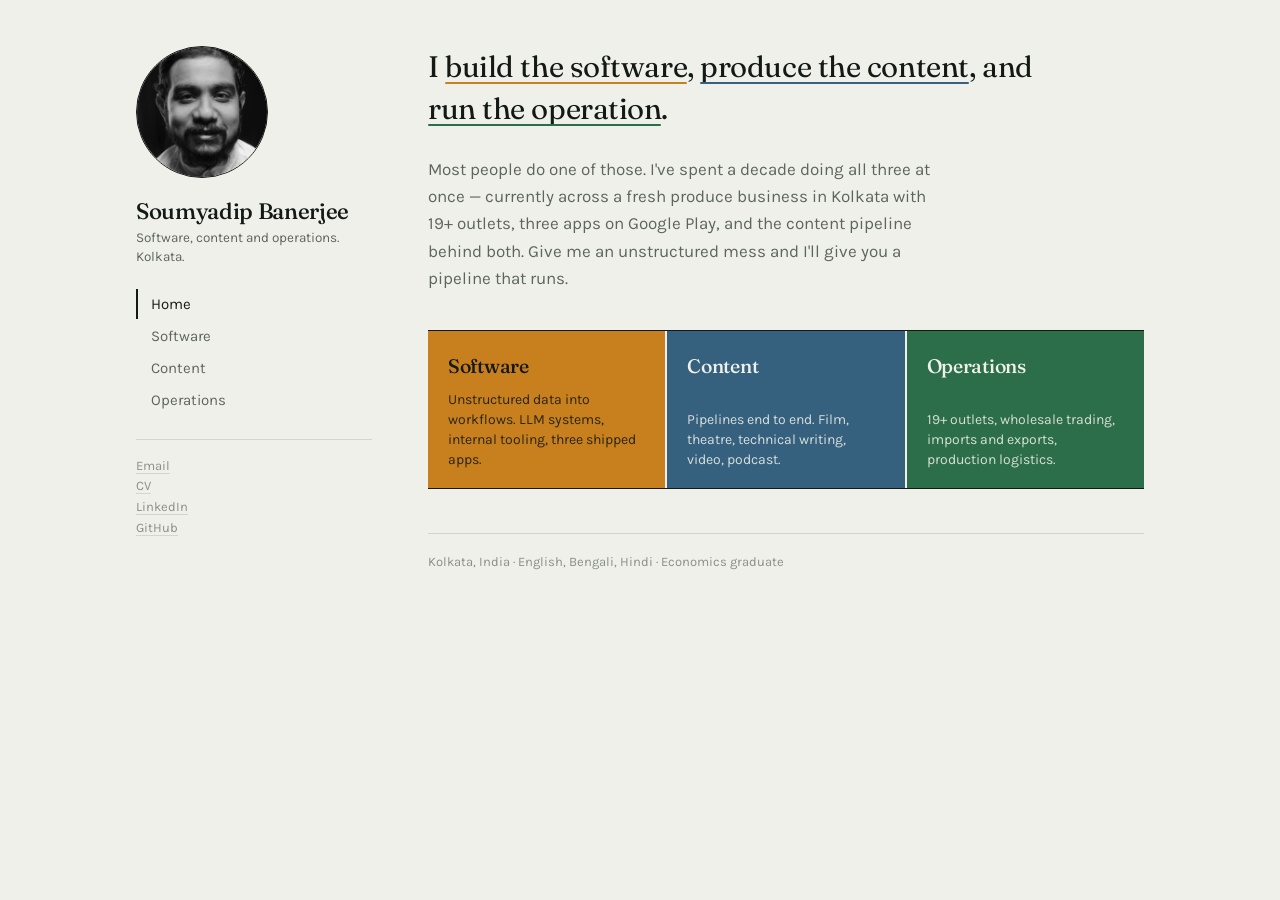
<file: index.html>
<!DOCTYPE html>
<html lang="en">
<head>
<meta charset="utf-8">
<meta name="viewport" content="width=device-width, initial-scale=1">
<title>Soumyadip Banerjee</title>
<meta name="description" content="I build software, produce content, and run operations. Give me an unstructured mess and I'll give you a pipeline that runs.">
<meta property="og:title" content="Soumyadip Banerjee">
<meta property="og:description" content="I build software, produce content, and run operations. Give me an unstructured mess and I'll give you a pipeline that runs.">
<link rel="preconnect" href="https://fonts.googleapis.com">
<link rel="preconnect" href="https://fonts.gstatic.com" crossorigin>
<link href="https://fonts.googleapis.com/css2?family=Fraunces:opsz,wght@9..144,400;9..144,500&family=Karla:wght@400;500;600&display=swap" rel="stylesheet">
<style>
/* ══════════════════════════════════════════════════════
   Soumyadip Banerjee — portfolio
   One stylesheet, four pages.

   Colour does structural work. Each pillar owns one:
     --ops  green  operations
     --soft ochre  software
     --cont blue   content
   The sidebar stays neutral so the pillar colour is the
   only thing that changes as you move between pages.
   ══════════════════════════════════════════════════════ */

:root{
  --paper:#EFF0EA; --ink:#131A15;
  --ops:#2C6E49; --soft:#C87F1E; --cont:#35617E;
  --muted:#5E665C; --faint:#8A9086; --rule:#D3D6CC;
  --accent:var(--soft);           /* overridden per page */
  --display:'Fraunces',Georgia,serif;
  --body:'Karla',system-ui,sans-serif;
}
*{box-sizing:border-box}
html{-webkit-text-size-adjust:100%}
body{margin:0;background:var(--paper);color:var(--ink);
  font-family:var(--body);font-size:17px;line-height:1.6}
@media(max-width:600px){body{font-size:16px}}
a{color:inherit}
a:focus-visible{outline:2.5px solid var(--accent);outline-offset:3px}
img{max-width:100%;display:block}

/* ── shell: sidebar + content ───────────────────────── */
.shell{max-width:1060px;margin:0 auto;padding:0 26px;
  display:grid;grid-template-columns:236px 1fr;gap:56px;align-items:start}
@media(max-width:820px){.shell{grid-template-columns:1fr;gap:0}}

.side{position:sticky;top:0;padding:46px 0 40px}
@media(max-width:820px){.side{position:static;padding:32px 0 24px;
  border-bottom:1px solid var(--rule)}}

.portrait{width:132px;height:132px;border-radius:50%;object-fit:cover;
  border:1.5px solid var(--ink);background:var(--rule)}
/* Shown until a real photo is dropped in. Deliberately plain rather than a
   silhouette icon — it reads as unfinished, which is the point. */
.portrait-none{width:132px;height:132px;border-radius:50%;
  border:1.5px dashed var(--faint);display:flex;align-items:center;
  justify-content:center;text-align:center;font-size:11.5px;color:var(--faint);
  line-height:1.35;padding:14px}

.side h1{font-family:var(--display);font-size:1.4rem;font-weight:500;
  letter-spacing:-.015em;margin:20px 0 4px;line-height:1.2}
.side h1 a{text-decoration:none}
.side .role{font-size:13.5px;color:var(--muted);margin:0 0 22px;line-height:1.4}

.side nav{display:flex;flex-direction:column;gap:2px;margin-bottom:24px}
@media(max-width:820px){.side nav{flex-direction:row;flex-wrap:wrap;gap:16px}}
.side nav a{text-decoration:none;font-size:15px;color:var(--muted);
  padding:3px 0 3px 13px;border-left:2.5px solid transparent;
  transition:color .15s,border-color .15s}
@media(max-width:820px){.side nav a{padding:0 0 3px;border-left:none;
  border-bottom:2.5px solid transparent}}
.side nav a:hover{color:var(--ink)}
.side nav a.o:hover,.side nav a.o[aria-current]{border-color:var(--ops);color:var(--ops)}
.side nav a.s:hover,.side nav a.s[aria-current]{border-color:var(--soft);color:var(--soft)}
.side nav a.c:hover,.side nav a.c[aria-current]{border-color:var(--cont);color:var(--cont)}
.side nav a.h:hover,.side nav a.h[aria-current]{border-color:var(--ink);color:var(--ink)}

.side .meta{font-size:13px;color:var(--faint);line-height:1.6;
  border-top:1px solid var(--rule);padding-top:16px}
.side .meta a{text-decoration:none;border-bottom:1px solid var(--rule)}
.side .meta a:hover{border-bottom-color:var(--ink)}

/* ── main ───────────────────────────────────────────── */
.main{padding:46px 0 70px;min-width:0}
@media(max-width:820px){.main{padding:32px 0 60px}}

.intro{font-family:var(--display);font-size:clamp(1.35rem,2.9vw,1.85rem);
  font-weight:400;line-height:1.42;letter-spacing:-.015em;margin:0;max-width:34ch}
.intro em{font-style:normal;position:relative;white-space:nowrap}
.intro em::after{content:"";position:absolute;left:0;right:0;bottom:.02em;
  height:.09em;border-radius:2px;transform:scaleX(0);transform-origin:left;
  animation:d .55s cubic-bezier(.22,.9,.3,1) forwards}
.intro em.s::after{background:var(--soft);animation-delay:.25s}
.intro em.c::after{background:var(--cont);animation-delay:.5s}
.intro em.o::after{background:var(--ops);animation-delay:.75s}
@keyframes d{to{transform:scaleX(1)}}
.after{margin:26px 0 0;max-width:52ch;color:var(--muted)}

/* page headers on inner pages */
.ph{border-bottom:2.5px solid var(--accent);padding-bottom:12px;margin-bottom:26px}
.ph h2{font-family:var(--display);font-size:clamp(1.6rem,3.6vw,2.15rem);
  font-weight:400;letter-spacing:-.02em;margin:0;color:var(--accent)}
.ph p{margin:10px 0 0;color:var(--muted);max-width:56ch;font-size:15.5px}

h3{font-family:var(--display);font-size:1.2rem;font-weight:500;
  letter-spacing:-.012em;margin:0 0 7px}
p{max-width:66ch}

/* ── entries ────────────────────────────────────────── */
.entry{padding:22px 0;border-bottom:1px solid var(--rule)}
.entry:first-of-type{border-top:1px solid var(--rule)}
.entry-h{display:flex;align-items:baseline;gap:12px;flex-wrap:wrap;margin-bottom:5px}
.entry-h h3{margin:0}
.when{font-size:13px;color:var(--faint)}
.entry p{margin:0;color:var(--muted);font-size:15.5px;max-width:62ch}
.entry .sub{margin-top:8px;font-size:14px;color:var(--faint)}

ul.pts{margin:0;padding:0;list-style:none}
ul.pts li{position:relative;padding-left:15px;margin-bottom:9px;
  font-size:15.5px;line-height:1.5}
ul.pts li::before{content:"";position:absolute;left:0;top:.64em;
  width:6px;height:1.5px;background:var(--accent)}

/* ── quick links on home ────────────────────────────── */
.jump{margin-top:38px;display:grid;grid-template-columns:repeat(3,1fr);gap:2px;
  border-top:1.5px solid var(--ink);border-bottom:1.5px solid var(--ink)}
@media(max-width:700px){.jump{grid-template-columns:1fr}}
.jump a{text-decoration:none;padding:20px 20px 18px;min-height:132px;
  display:flex;flex-direction:column;justify-content:space-between;
  transition:filter .18s;color:var(--paper)}
.jump a.s{background:var(--soft);color:var(--ink)}
.jump a.c{background:var(--cont)}
.jump a.o{background:var(--ops)}
.jump a:hover{filter:brightness(1.09) saturate(1.08)}
.jump .n{font-family:var(--display);font-size:1.22rem;font-weight:500;letter-spacing:-.015em}
.jump .w{font-size:14px;line-height:1.42;opacity:.88;margin-top:8px}

.links{margin-top:22px;display:flex;gap:8px;flex-wrap:wrap}
.pill{font-size:13.5px;text-decoration:none;color:var(--muted);
  border:1px solid var(--rule);padding:6px 12px;transition:border-color .15s,color .15s}
.pill:hover{border-color:var(--ink);color:var(--ink)}
.pill[data-todo]{border-style:dashed;color:var(--faint)}

.foot{margin-top:44px;padding-top:18px;border-top:1px solid var(--rule);
  color:var(--faint);font-size:13px}

@media(prefers-reduced-motion:reduce){*{animation:none!important;transition:none!important}
  .intro em::after{transform:scaleX(1)}}

:root{--accent:var(--soft)}
</style>

</head>
<body>
<div class="shell">

  <aside class="side">
    <img class="portrait" src="me.jpg" alt="Soumyadip Banerjee">
    <h1><a href="index.html">Soumyadip Banerjee</a></h1>
    <p class="role">Software, content and operations. Kolkata.</p>
    <nav>
      <a class="h" href="index.html" aria-current="page">Home</a>
      <a class="s" href="software.html">Software</a>
      <a class="c" href="content.html">Content</a>
      <a class="o" href="operations.html">Operations</a>
    </nav>
    <div class="meta">
      <a href="mailto:banerjeesoumyadip1991@gmail.com">Email</a><br>
      <a href="cv.pdf" target="_blank" rel="noopener">CV</a><br>
      <a href="https://www.linkedin.com/in/soumyadip-banerjee-05bbb8b3" target="_blank" rel="noopener">LinkedIn</a><br>
      <a href="https://github.com/bhola1991" target="_blank" rel="noopener">GitHub</a>
    </div>
  </aside>

  <main class="main">
    <p class="intro">I <em class="s">build the software</em>, <em class="c">produce the content</em>, and <em class="o">run the operation</em>.</p>
    <p class="after">Most people do one of those. I've spent a decade doing all three at once — currently across a fresh produce business in Kolkata with 19+ outlets, three apps on Google Play, and the content pipeline behind both. Give me an unstructured mess and I'll give you a pipeline that runs.</p>

    <div class="jump">
      <a class="s" href="software.html">
        <span class="n">Software</span>
        <span class="w">Unstructured data into workflows. LLM systems, internal tooling, three shipped apps.</span>
      </a>
      <a class="c" href="content.html">
        <span class="n">Content</span>
        <span class="w">Pipelines end to end. Film, theatre, technical writing, video, podcast.</span>
      </a>
      <a class="o" href="operations.html">
        <span class="n">Operations</span>
        <span class="w">19+ outlets, wholesale trading, imports and exports, production logistics.</span>
      </a>
    </div>
    <div class="foot">Kolkata, India · English, Bengali, Hindi · Economics graduate</div>
  </main>

</div>
</body>
</html>
</file>
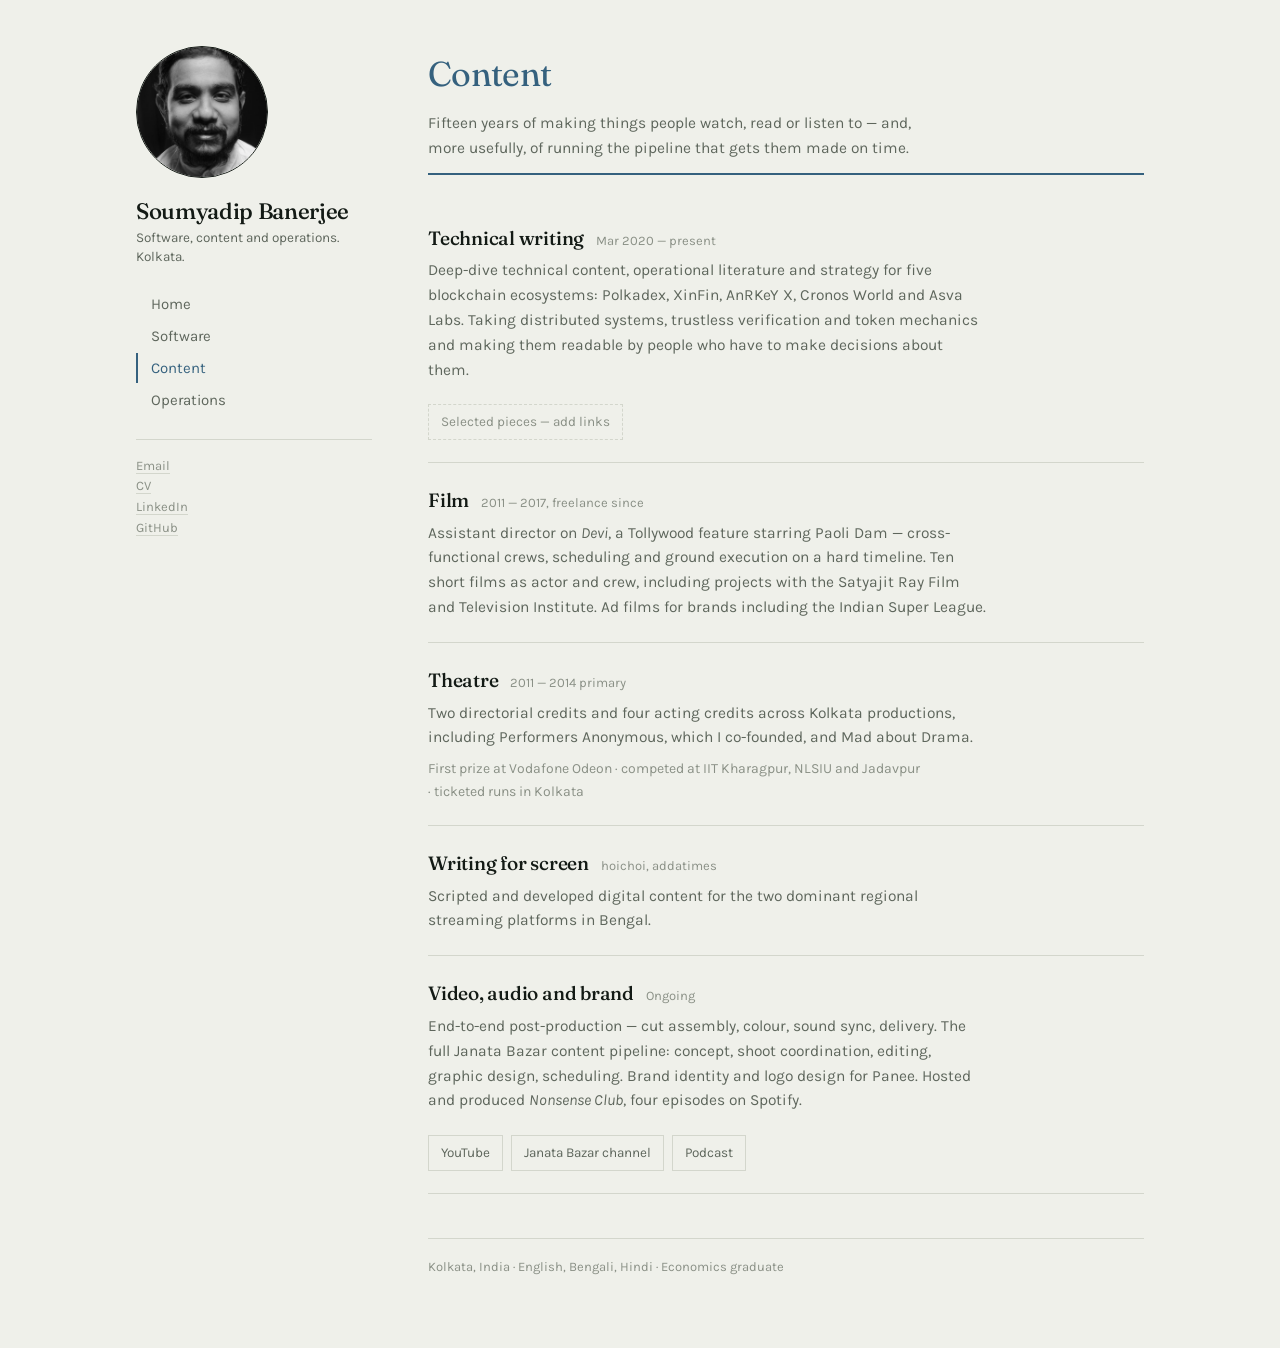
<file: content.html>
<!DOCTYPE html>
<html lang="en">
<head>
<meta charset="utf-8">
<meta name="viewport" content="width=device-width, initial-scale=1">
<title>Content — Soumyadip Banerjee</title>
<meta name="description" content="Content pipelines end to end: film, theatre, technical writing, video, podcast, brand.">
<meta property="og:title" content="Soumyadip Banerjee">
<meta property="og:description" content="Content pipelines end to end: film, theatre, technical writing, video, podcast, brand.">
<link rel="preconnect" href="https://fonts.googleapis.com">
<link rel="preconnect" href="https://fonts.gstatic.com" crossorigin>
<link href="https://fonts.googleapis.com/css2?family=Fraunces:opsz,wght@9..144,400;9..144,500&family=Karla:wght@400;500;600&display=swap" rel="stylesheet">
<style>
/* ══════════════════════════════════════════════════════
   Soumyadip Banerjee — portfolio
   One stylesheet, four pages.

   Colour does structural work. Each pillar owns one:
     --ops  green  operations
     --soft ochre  software
     --cont blue   content
   The sidebar stays neutral so the pillar colour is the
   only thing that changes as you move between pages.
   ══════════════════════════════════════════════════════ */

:root{
  --paper:#EFF0EA; --ink:#131A15;
  --ops:#2C6E49; --soft:#C87F1E; --cont:#35617E;
  --muted:#5E665C; --faint:#8A9086; --rule:#D3D6CC;
  --accent:var(--soft);           /* overridden per page */
  --display:'Fraunces',Georgia,serif;
  --body:'Karla',system-ui,sans-serif;
}
*{box-sizing:border-box}
html{-webkit-text-size-adjust:100%}
body{margin:0;background:var(--paper);color:var(--ink);
  font-family:var(--body);font-size:17px;line-height:1.6}
@media(max-width:600px){body{font-size:16px}}
a{color:inherit}
a:focus-visible{outline:2.5px solid var(--accent);outline-offset:3px}
img{max-width:100%;display:block}

/* ── shell: sidebar + content ───────────────────────── */
.shell{max-width:1060px;margin:0 auto;padding:0 26px;
  display:grid;grid-template-columns:236px 1fr;gap:56px;align-items:start}
@media(max-width:820px){.shell{grid-template-columns:1fr;gap:0}}

.side{position:sticky;top:0;padding:46px 0 40px}
@media(max-width:820px){.side{position:static;padding:32px 0 24px;
  border-bottom:1px solid var(--rule)}}

.portrait{width:132px;height:132px;border-radius:50%;object-fit:cover;
  border:1.5px solid var(--ink);background:var(--rule)}
/* Shown until a real photo is dropped in. Deliberately plain rather than a
   silhouette icon — it reads as unfinished, which is the point. */
.portrait-none{width:132px;height:132px;border-radius:50%;
  border:1.5px dashed var(--faint);display:flex;align-items:center;
  justify-content:center;text-align:center;font-size:11.5px;color:var(--faint);
  line-height:1.35;padding:14px}

.side h1{font-family:var(--display);font-size:1.4rem;font-weight:500;
  letter-spacing:-.015em;margin:20px 0 4px;line-height:1.2}
.side h1 a{text-decoration:none}
.side .role{font-size:13.5px;color:var(--muted);margin:0 0 22px;line-height:1.4}

.side nav{display:flex;flex-direction:column;gap:2px;margin-bottom:24px}
@media(max-width:820px){.side nav{flex-direction:row;flex-wrap:wrap;gap:16px}}
.side nav a{text-decoration:none;font-size:15px;color:var(--muted);
  padding:3px 0 3px 13px;border-left:2.5px solid transparent;
  transition:color .15s,border-color .15s}
@media(max-width:820px){.side nav a{padding:0 0 3px;border-left:none;
  border-bottom:2.5px solid transparent}}
.side nav a:hover{color:var(--ink)}
.side nav a.o:hover,.side nav a.o[aria-current]{border-color:var(--ops);color:var(--ops)}
.side nav a.s:hover,.side nav a.s[aria-current]{border-color:var(--soft);color:var(--soft)}
.side nav a.c:hover,.side nav a.c[aria-current]{border-color:var(--cont);color:var(--cont)}
.side nav a.h:hover,.side nav a.h[aria-current]{border-color:var(--ink);color:var(--ink)}

.side .meta{font-size:13px;color:var(--faint);line-height:1.6;
  border-top:1px solid var(--rule);padding-top:16px}
.side .meta a{text-decoration:none;border-bottom:1px solid var(--rule)}
.side .meta a:hover{border-bottom-color:var(--ink)}

/* ── main ───────────────────────────────────────────── */
.main{padding:46px 0 70px;min-width:0}
@media(max-width:820px){.main{padding:32px 0 60px}}

.intro{font-family:var(--display);font-size:clamp(1.35rem,2.9vw,1.85rem);
  font-weight:400;line-height:1.42;letter-spacing:-.015em;margin:0;max-width:34ch}
.intro em{font-style:normal;position:relative;white-space:nowrap}
.intro em::after{content:"";position:absolute;left:0;right:0;bottom:.02em;
  height:.09em;border-radius:2px;transform:scaleX(0);transform-origin:left;
  animation:d .55s cubic-bezier(.22,.9,.3,1) forwards}
.intro em.s::after{background:var(--soft);animation-delay:.25s}
.intro em.c::after{background:var(--cont);animation-delay:.5s}
.intro em.o::after{background:var(--ops);animation-delay:.75s}
@keyframes d{to{transform:scaleX(1)}}
.after{margin:26px 0 0;max-width:52ch;color:var(--muted)}

/* page headers on inner pages */
.ph{border-bottom:2.5px solid var(--accent);padding-bottom:12px;margin-bottom:26px}
.ph h2{font-family:var(--display);font-size:clamp(1.6rem,3.6vw,2.15rem);
  font-weight:400;letter-spacing:-.02em;margin:0;color:var(--accent)}
.ph p{margin:10px 0 0;color:var(--muted);max-width:56ch;font-size:15.5px}

h3{font-family:var(--display);font-size:1.2rem;font-weight:500;
  letter-spacing:-.012em;margin:0 0 7px}
p{max-width:66ch}

/* ── entries ────────────────────────────────────────── */
.entry{padding:22px 0;border-bottom:1px solid var(--rule)}
.entry:first-of-type{border-top:1px solid var(--rule)}
.entry-h{display:flex;align-items:baseline;gap:12px;flex-wrap:wrap;margin-bottom:5px}
.entry-h h3{margin:0}
.when{font-size:13px;color:var(--faint)}
.entry p{margin:0;color:var(--muted);font-size:15.5px;max-width:62ch}
.entry .sub{margin-top:8px;font-size:14px;color:var(--faint)}

ul.pts{margin:0;padding:0;list-style:none}
ul.pts li{position:relative;padding-left:15px;margin-bottom:9px;
  font-size:15.5px;line-height:1.5}
ul.pts li::before{content:"";position:absolute;left:0;top:.64em;
  width:6px;height:1.5px;background:var(--accent)}

/* ── quick links on home ────────────────────────────── */
.jump{margin-top:38px;display:grid;grid-template-columns:repeat(3,1fr);gap:2px;
  border-top:1.5px solid var(--ink);border-bottom:1.5px solid var(--ink)}
@media(max-width:700px){.jump{grid-template-columns:1fr}}
.jump a{text-decoration:none;padding:20px 20px 18px;min-height:132px;
  display:flex;flex-direction:column;justify-content:space-between;
  transition:filter .18s;color:var(--paper)}
.jump a.s{background:var(--soft);color:var(--ink)}
.jump a.c{background:var(--cont)}
.jump a.o{background:var(--ops)}
.jump a:hover{filter:brightness(1.09) saturate(1.08)}
.jump .n{font-family:var(--display);font-size:1.22rem;font-weight:500;letter-spacing:-.015em}
.jump .w{font-size:14px;line-height:1.42;opacity:.88;margin-top:8px}

.links{margin-top:22px;display:flex;gap:8px;flex-wrap:wrap}
.pill{font-size:13.5px;text-decoration:none;color:var(--muted);
  border:1px solid var(--rule);padding:6px 12px;transition:border-color .15s,color .15s}
.pill:hover{border-color:var(--ink);color:var(--ink)}
.pill[data-todo]{border-style:dashed;color:var(--faint)}

.foot{margin-top:44px;padding-top:18px;border-top:1px solid var(--rule);
  color:var(--faint);font-size:13px}

@media(prefers-reduced-motion:reduce){*{animation:none!important;transition:none!important}
  .intro em::after{transform:scaleX(1)}}

:root{--accent:var(--cont)}
</style>

</head>
<body>
<div class="shell">

  <aside class="side">
    <img class="portrait" src="me.jpg" alt="Soumyadip Banerjee">
    <h1><a href="index.html">Soumyadip Banerjee</a></h1>
    <p class="role">Software, content and operations. Kolkata.</p>
    <nav>
      <a class="h" href="index.html">Home</a>
      <a class="s" href="software.html">Software</a>
      <a class="c" href="content.html" aria-current="page">Content</a>
      <a class="o" href="operations.html">Operations</a>
    </nav>
    <div class="meta">
      <a href="mailto:banerjeesoumyadip1991@gmail.com">Email</a><br>
      <a href="cv.pdf" target="_blank" rel="noopener">CV</a><br>
      <a href="https://www.linkedin.com/in/soumyadip-banerjee-05bbb8b3" target="_blank" rel="noopener">LinkedIn</a><br>
      <a href="https://github.com/bhola1991" target="_blank" rel="noopener">GitHub</a>
    </div>
  </aside>

  <main class="main">
    <div class="ph">
      <h2>Content</h2>
      <p>Fifteen years of making things people watch, read or listen to — and, more usefully, of running the pipeline that gets them made on time.</p>
    </div>

    <div class="entry">
      <div class="entry-h"><h3>Technical writing</h3><span class="when">Mar 2020 — present</span></div>
      <p>Deep-dive technical content, operational literature and strategy for five blockchain ecosystems: Polkadex, XinFin, AnRKeY X, Cronos World and Asva Labs. Taking distributed systems, trustless verification and token mechanics and making them readable by people who have to make decisions about them.</p>
      <div class="links"><a class="pill" data-todo href="#" title="Pick your best three and link them">Selected pieces — add links</a></div>
    </div>

    <div class="entry">
      <div class="entry-h"><h3>Film</h3><span class="when">2011 — 2017, freelance since</span></div>
      <p>Assistant director on <em>Devi</em>, a Tollywood feature starring Paoli Dam — cross-functional crews, scheduling and ground execution on a hard timeline. Ten short films as actor and crew, including projects with the Satyajit Ray Film and Television Institute. Ad films for brands including the Indian Super League.</p>
    </div>

    <div class="entry">
      <div class="entry-h"><h3>Theatre</h3><span class="when">2011 — 2014 primary</span></div>
      <p>Two directorial credits and four acting credits across Kolkata productions, including Performers Anonymous, which I co-founded, and Mad about Drama.</p>
      <p class="sub">First prize at Vodafone Odeon · competed at IIT Kharagpur, NLSIU and Jadavpur · ticketed runs in Kolkata</p>
    </div>

    <div class="entry">
      <div class="entry-h"><h3>Writing for screen</h3><span class="when">hoichoi, addatimes</span></div>
      <p>Scripted and developed digital content for the two dominant regional streaming platforms in Bengal.</p>
    </div>

    <div class="entry">
      <div class="entry-h"><h3>Video, audio and brand</h3><span class="when">Ongoing</span></div>
      <p>End-to-end post-production — cut assembly, colour, sound sync, delivery. The full Janata Bazar content pipeline: concept, shoot coordination, editing, graphic design, scheduling. Brand identity and logo design for Panee. Hosted and produced <em>Nonsense Club</em>, four episodes on Spotify.</p>
      <div class="links">
        <a class="pill" href="https://www.youtube.com/@soumyadipbanerjee4481" target="_blank" rel="noopener">YouTube</a>
        <a class="pill" href="https://www.youtube.com/@JanatabazarTube" target="_blank" rel="noopener">Janata Bazar channel</a>
        <a class="pill" href="https://open.spotify.com/show/6DBHjhHlT2yotaFciczHaR" target="_blank" rel="noopener">Podcast</a>
      </div>
    </div>
    <div class="foot">Kolkata, India · English, Bengali, Hindi · Economics graduate</div>
  </main>

</div>
</body>
</html>
</file>
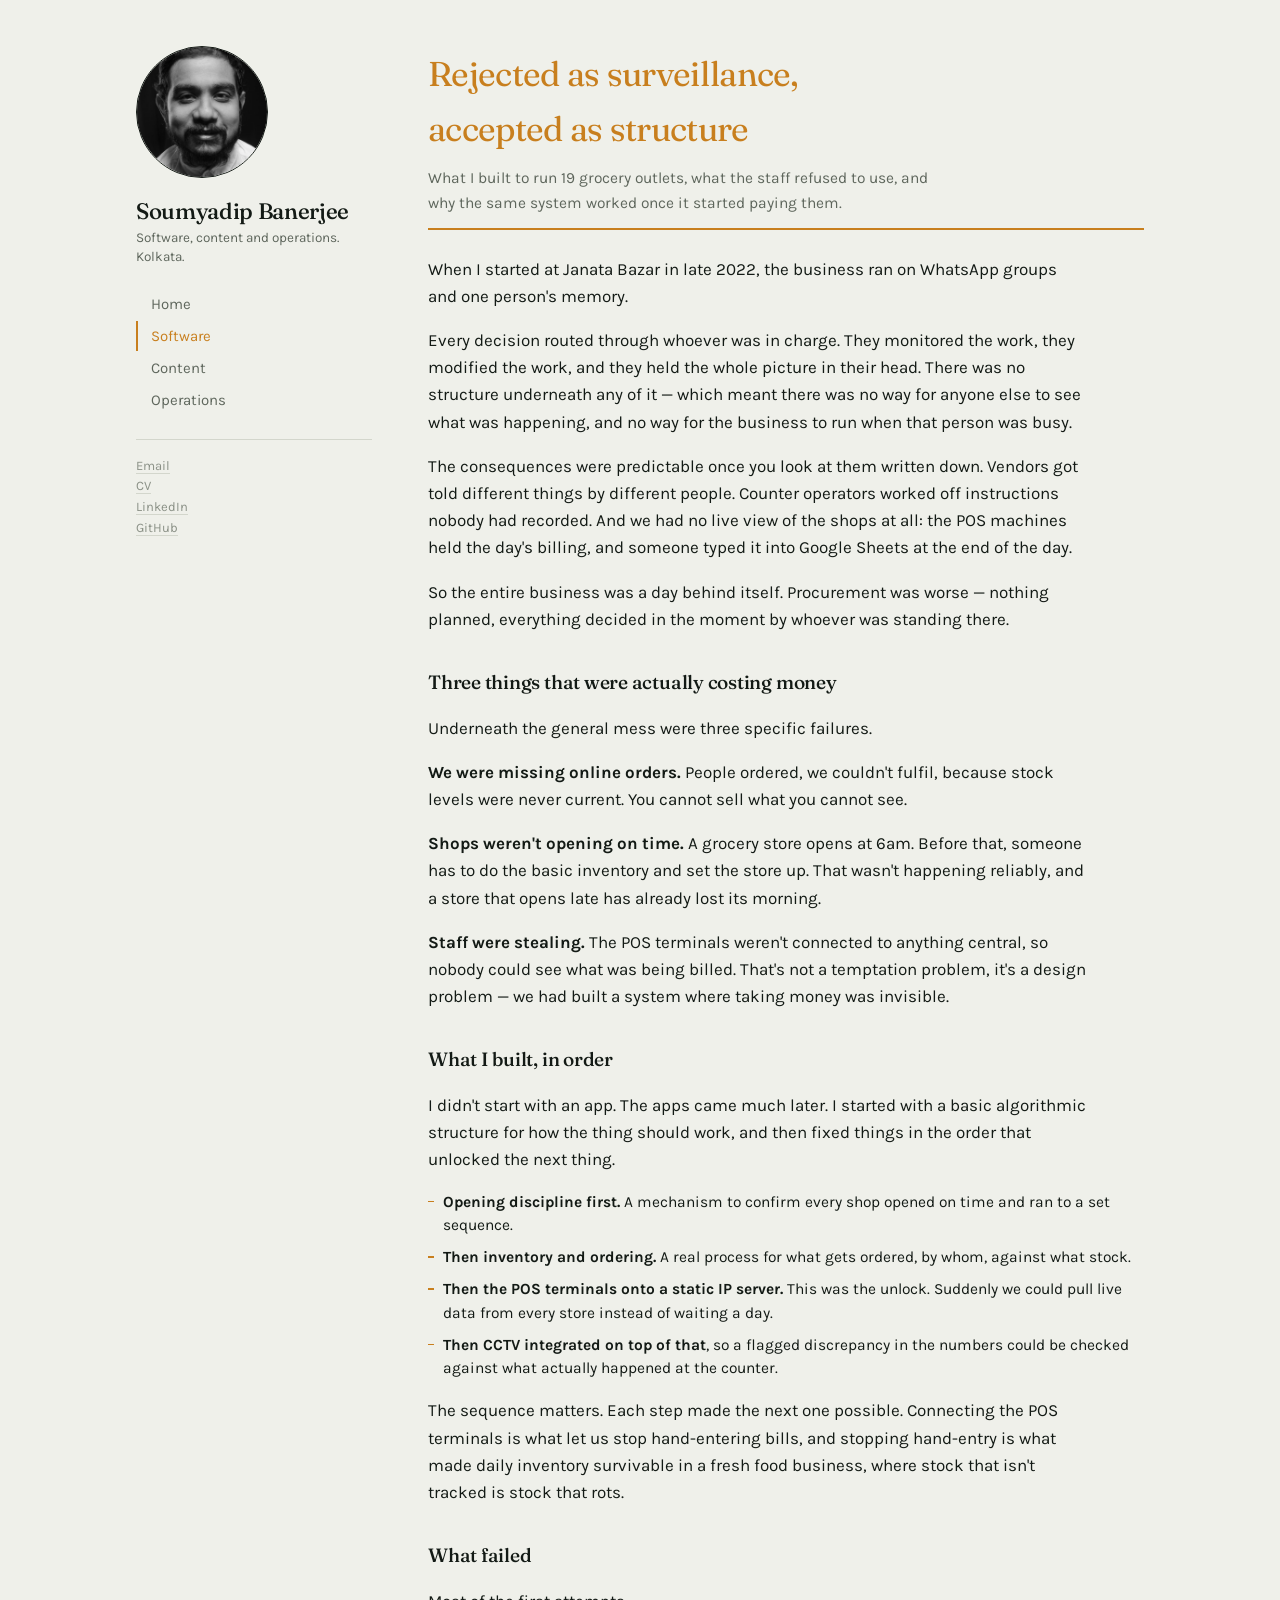
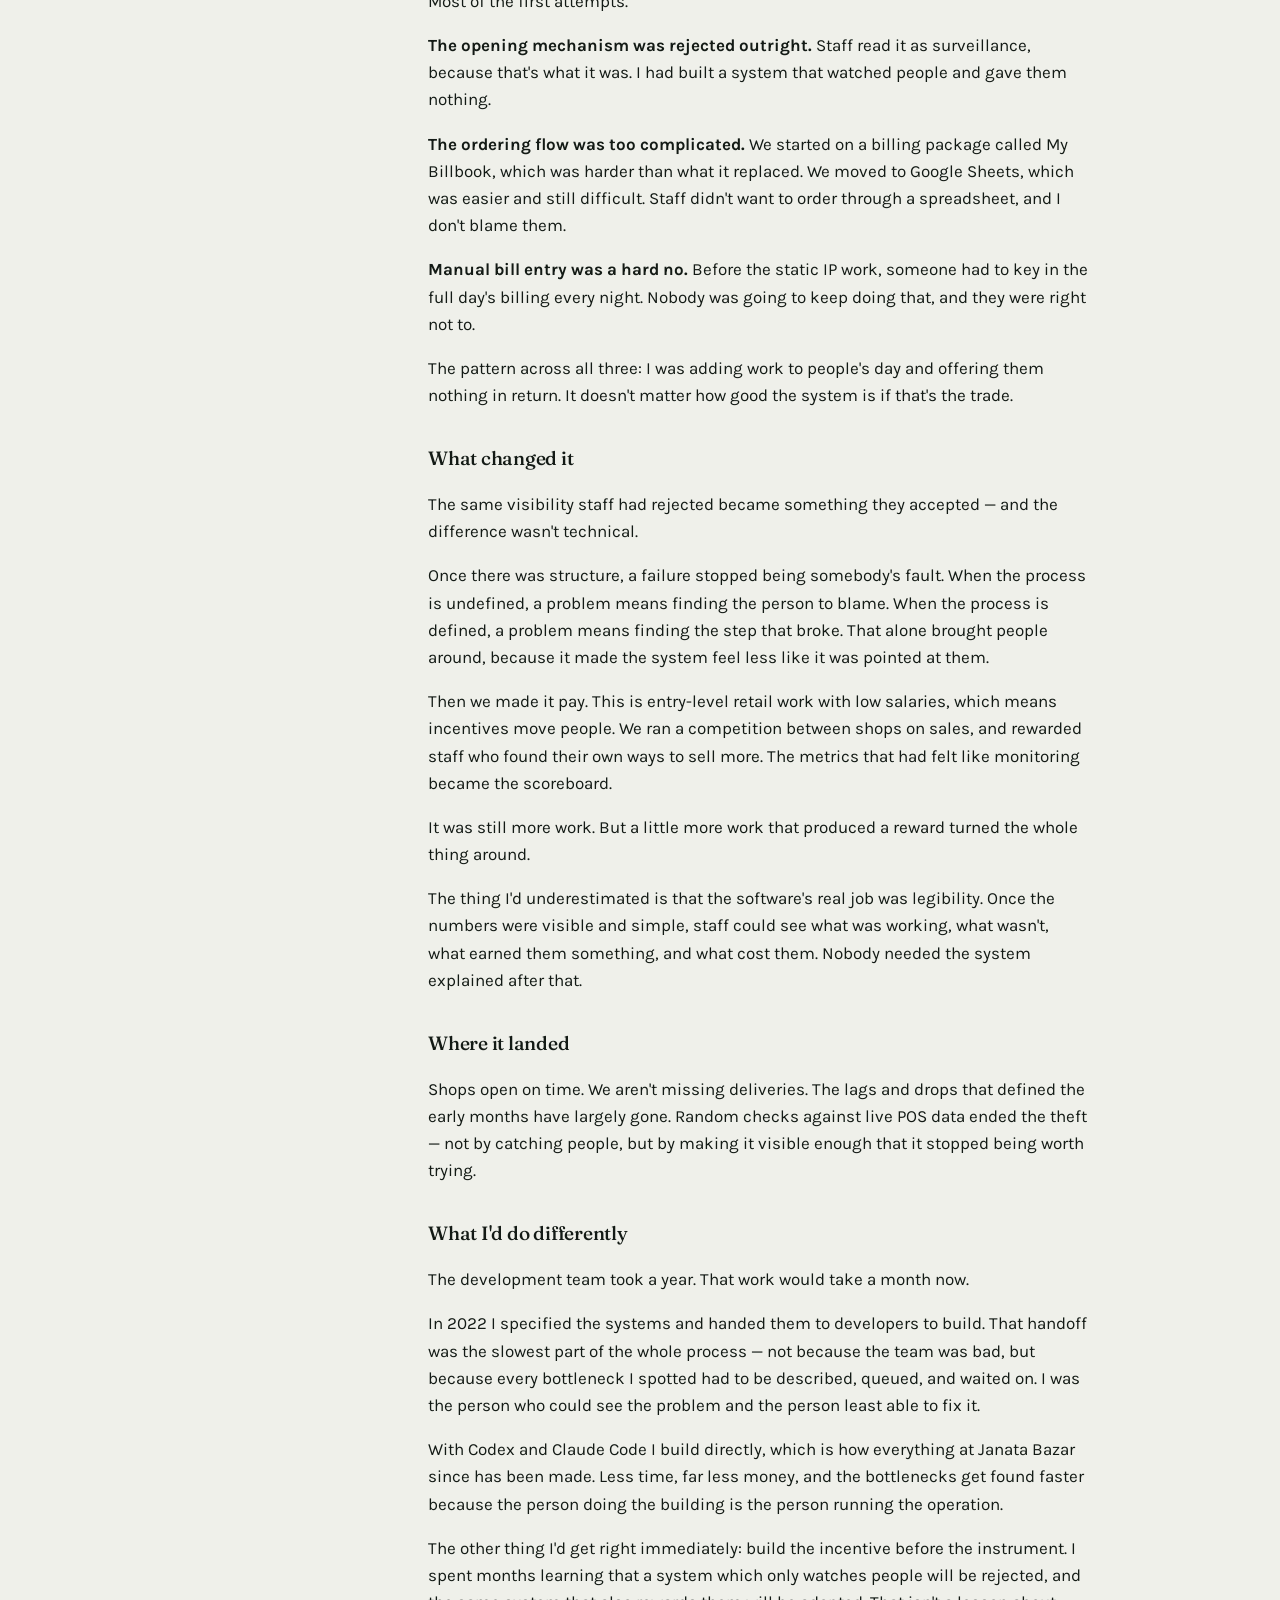
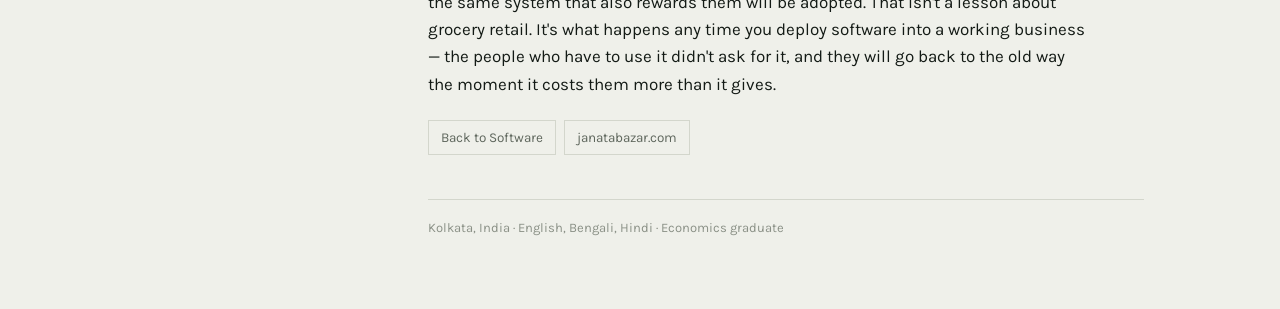
<file: janata-systems.html>
<!DOCTYPE html>
<html lang="en">
<head>
<meta charset="utf-8">
<meta name="viewport" content="width=device-width, initial-scale=1">
<title>Rejected as surveillance, accepted as structure — Soumyadip Banerjee</title>
<meta name="description" content="What I built to run 19 grocery outlets, what failed, and why the same system worked once it started paying people.">
<meta property="og:title" content="Soumyadip Banerjee">
<meta property="og:description" content="What I built to run 19 grocery outlets, what failed, and why the same system worked once it started paying people.">
<link rel="preconnect" href="https://fonts.googleapis.com">
<link rel="preconnect" href="https://fonts.gstatic.com" crossorigin>
<link href="https://fonts.googleapis.com/css2?family=Fraunces:opsz,wght@9..144,400;9..144,500&family=Karla:wght@400;500;600&display=swap" rel="stylesheet">
<style>
/* ══════════════════════════════════════════════════════
   Soumyadip Banerjee — portfolio
   One stylesheet, four pages.

   Colour does structural work. Each pillar owns one:
     --ops  green  operations
     --soft ochre  software
     --cont blue   content
   The sidebar stays neutral so the pillar colour is the
   only thing that changes as you move between pages.
   ══════════════════════════════════════════════════════ */

:root{
  --paper:#EFF0EA; --ink:#131A15;
  --ops:#2C6E49; --soft:#C87F1E; --cont:#35617E;
  --muted:#5E665C; --faint:#8A9086; --rule:#D3D6CC;
  --accent:var(--soft);           /* overridden per page */
  --display:'Fraunces',Georgia,serif;
  --body:'Karla',system-ui,sans-serif;
}
*{box-sizing:border-box}
html{-webkit-text-size-adjust:100%}
body{margin:0;background:var(--paper);color:var(--ink);
  font-family:var(--body);font-size:17px;line-height:1.6}
@media(max-width:600px){body{font-size:16px}}
a{color:inherit}
a:focus-visible{outline:2.5px solid var(--accent);outline-offset:3px}
img{max-width:100%;display:block}

/* ── shell: sidebar + content ───────────────────────── */
.shell{max-width:1060px;margin:0 auto;padding:0 26px;
  display:grid;grid-template-columns:236px 1fr;gap:56px;align-items:start}
@media(max-width:820px){.shell{grid-template-columns:1fr;gap:0}}

.side{position:sticky;top:0;padding:46px 0 40px}
@media(max-width:820px){.side{position:static;padding:32px 0 24px;
  border-bottom:1px solid var(--rule)}}

.portrait{width:132px;height:132px;border-radius:50%;object-fit:cover;
  border:1.5px solid var(--ink);background:var(--rule)}
/* Shown until a real photo is dropped in. Deliberately plain rather than a
   silhouette icon — it reads as unfinished, which is the point. */
.portrait-none{width:132px;height:132px;border-radius:50%;
  border:1.5px dashed var(--faint);display:flex;align-items:center;
  justify-content:center;text-align:center;font-size:11.5px;color:var(--faint);
  line-height:1.35;padding:14px}

.side h1{font-family:var(--display);font-size:1.4rem;font-weight:500;
  letter-spacing:-.015em;margin:20px 0 4px;line-height:1.2}
.side h1 a{text-decoration:none}
.side .role{font-size:13.5px;color:var(--muted);margin:0 0 22px;line-height:1.4}

.side nav{display:flex;flex-direction:column;gap:2px;margin-bottom:24px}
@media(max-width:820px){.side nav{flex-direction:row;flex-wrap:wrap;gap:16px}}
.side nav a{text-decoration:none;font-size:15px;color:var(--muted);
  padding:3px 0 3px 13px;border-left:2.5px solid transparent;
  transition:color .15s,border-color .15s}
@media(max-width:820px){.side nav a{padding:0 0 3px;border-left:none;
  border-bottom:2.5px solid transparent}}
.side nav a:hover{color:var(--ink)}
.side nav a.o:hover,.side nav a.o[aria-current]{border-color:var(--ops);color:var(--ops)}
.side nav a.s:hover,.side nav a.s[aria-current]{border-color:var(--soft);color:var(--soft)}
.side nav a.c:hover,.side nav a.c[aria-current]{border-color:var(--cont);color:var(--cont)}
.side nav a.h:hover,.side nav a.h[aria-current]{border-color:var(--ink);color:var(--ink)}

.side .meta{font-size:13px;color:var(--faint);line-height:1.6;
  border-top:1px solid var(--rule);padding-top:16px}
.side .meta a{text-decoration:none;border-bottom:1px solid var(--rule)}
.side .meta a:hover{border-bottom-color:var(--ink)}

/* ── main ───────────────────────────────────────────── */
.main{padding:46px 0 70px;min-width:0}
@media(max-width:820px){.main{padding:32px 0 60px}}

.intro{font-family:var(--display);font-size:clamp(1.35rem,2.9vw,1.85rem);
  font-weight:400;line-height:1.42;letter-spacing:-.015em;margin:0;max-width:34ch}
.intro em{font-style:normal;position:relative;white-space:nowrap}
.intro em::after{content:"";position:absolute;left:0;right:0;bottom:.02em;
  height:.09em;border-radius:2px;transform:scaleX(0);transform-origin:left;
  animation:d .55s cubic-bezier(.22,.9,.3,1) forwards}
.intro em.s::after{background:var(--soft);animation-delay:.25s}
.intro em.c::after{background:var(--cont);animation-delay:.5s}
.intro em.o::after{background:var(--ops);animation-delay:.75s}
@keyframes d{to{transform:scaleX(1)}}
.after{margin:26px 0 0;max-width:52ch;color:var(--muted)}

/* page headers on inner pages */
.ph{border-bottom:2.5px solid var(--accent);padding-bottom:12px;margin-bottom:26px}
.ph h2{font-family:var(--display);font-size:clamp(1.6rem,3.6vw,2.15rem);
  font-weight:400;letter-spacing:-.02em;margin:0;color:var(--accent)}
.ph p{margin:10px 0 0;color:var(--muted);max-width:56ch;font-size:15.5px}

h3{font-family:var(--display);font-size:1.2rem;font-weight:500;
  letter-spacing:-.012em;margin:0 0 7px}
p{max-width:66ch}

/* ── entries ────────────────────────────────────────── */
.entry{padding:22px 0;border-bottom:1px solid var(--rule)}
.entry:first-of-type{border-top:1px solid var(--rule)}
.entry-h{display:flex;align-items:baseline;gap:12px;flex-wrap:wrap;margin-bottom:5px}
.entry-h h3{margin:0}
.when{font-size:13px;color:var(--faint)}
.entry p{margin:0;color:var(--muted);font-size:15.5px;max-width:62ch}
.entry .sub{margin-top:8px;font-size:14px;color:var(--faint)}

ul.pts{margin:0;padding:0;list-style:none}
ul.pts li{position:relative;padding-left:15px;margin-bottom:9px;
  font-size:15.5px;line-height:1.5}
ul.pts li::before{content:"";position:absolute;left:0;top:.64em;
  width:6px;height:1.5px;background:var(--accent)}

/* ── quick links on home ────────────────────────────── */
.jump{margin-top:38px;display:grid;grid-template-columns:repeat(3,1fr);gap:2px;
  border-top:1.5px solid var(--ink);border-bottom:1.5px solid var(--ink)}
@media(max-width:700px){.jump{grid-template-columns:1fr}}
.jump a{text-decoration:none;padding:20px 20px 18px;min-height:132px;
  display:flex;flex-direction:column;justify-content:space-between;
  transition:filter .18s;color:var(--paper)}
.jump a.s{background:var(--soft);color:var(--ink)}
.jump a.c{background:var(--cont)}
.jump a.o{background:var(--ops)}
.jump a:hover{filter:brightness(1.09) saturate(1.08)}
.jump .n{font-family:var(--display);font-size:1.22rem;font-weight:500;letter-spacing:-.015em}
.jump .w{font-size:14px;line-height:1.42;opacity:.88;margin-top:8px}

.links{margin-top:22px;display:flex;gap:8px;flex-wrap:wrap}
.pill{font-size:13.5px;text-decoration:none;color:var(--muted);
  border:1px solid var(--rule);padding:6px 12px;transition:border-color .15s,color .15s}
.pill:hover{border-color:var(--ink);color:var(--ink)}
.pill[data-todo]{border-style:dashed;color:var(--faint)}

.foot{margin-top:44px;padding-top:18px;border-top:1px solid var(--rule);
  color:var(--faint);font-size:13px}

@media(prefers-reduced-motion:reduce){*{animation:none!important;transition:none!important}
  .intro em::after{transform:scaleX(1)}}

:root{--accent:var(--soft)}
</style>

</head>
<body>
<div class="shell">

  <aside class="side">
    <img class="portrait" src="me.jpg" alt="Soumyadip Banerjee">
    <h1><a href="index.html">Soumyadip Banerjee</a></h1>
    <p class="role">Software, content and operations. Kolkata.</p>
    <nav>
      <a class="h" href="index.html">Home</a>
      <a class="s" href="software.html" aria-current="page">Software</a>
      <a class="c" href="content.html">Content</a>
      <a class="o" href="operations.html">Operations</a>
    </nav>
    <div class="meta">
      <a href="mailto:banerjeesoumyadip1991@gmail.com">Email</a><br>
      <a href="cv.pdf" target="_blank" rel="noopener">CV</a><br>
      <a href="https://www.linkedin.com/in/soumyadip-banerjee-05bbb8b3" target="_blank" rel="noopener">LinkedIn</a><br>
      <a href="https://github.com/bhola1991" target="_blank" rel="noopener">GitHub</a>
    </div>
  </aside>

  <main class="main">
    <div class="ph">
      <h2>Rejected as surveillance,<br>accepted as structure</h2>
      <p>What I built to run 19 grocery outlets, what the staff refused to use, and why the same system worked once it started paying them.</p>
    </div>

    <p>When I started at Janata Bazar in late 2022, the business ran on WhatsApp groups and one person's memory.</p>

    <p>Every decision routed through whoever was in charge. They monitored the work, they modified the work, and they held the whole picture in their head. There was no structure underneath any of it — which meant there was no way for anyone else to see what was happening, and no way for the business to run when that person was busy.</p>

    <p>The consequences were predictable once you look at them written down. Vendors got told different things by different people. Counter operators worked off instructions nobody had recorded. And we had no live view of the shops at all: the POS machines held the day's billing, and someone typed it into Google Sheets at the end of the day.</p>

    <p>So the entire business was a day behind itself. Procurement was worse — nothing planned, everything decided in the moment by whoever was standing there.</p>

    <h3 style="margin-top:34px">Three things that were actually costing money</h3>

    <p>Underneath the general mess were three specific failures.</p>

    <p><b>We were missing online orders.</b> People ordered, we couldn't fulfil, because stock levels were never current. You cannot sell what you cannot see.</p>

    <p><b>Shops weren't opening on time.</b> A grocery store opens at 6am. Before that, someone has to do the basic inventory and set the store up. That wasn't happening reliably, and a store that opens late has already lost its morning.</p>

    <p><b>Staff were stealing.</b> The POS terminals weren't connected to anything central, so nobody could see what was being billed. That's not a temptation problem, it's a design problem — we had built a system where taking money was invisible.</p>

    <h3 style="margin-top:34px">What I built, in order</h3>

    <p>I didn't start with an app. The apps came much later. I started with a basic algorithmic structure for how the thing should work, and then fixed things in the order that unlocked the next thing.</p>

    <ul class="pts">
      <li><b>Opening discipline first.</b> A mechanism to confirm every shop opened on time and ran to a set sequence.</li>
      <li><b>Then inventory and ordering.</b> A real process for what gets ordered, by whom, against what stock.</li>
      <li><b>Then the POS terminals onto a static IP server.</b> This was the unlock. Suddenly we could pull live data from every store instead of waiting a day.</li>
      <li><b>Then CCTV integrated on top of that</b>, so a flagged discrepancy in the numbers could be checked against what actually happened at the counter.</li>
    </ul>

    <p>The sequence matters. Each step made the next one possible. Connecting the POS terminals is what let us stop hand-entering bills, and stopping hand-entry is what made daily inventory survivable in a fresh food business, where stock that isn't tracked is stock that rots.</p>

    <h3 style="margin-top:34px">What failed</h3>

    <p>Most of the first attempts.</p>

    <p><b>The opening mechanism was rejected outright.</b> Staff read it as surveillance, because that's what it was. I had built a system that watched people and gave them nothing.</p>

    <p><b>The ordering flow was too complicated.</b> We started on a billing package called My Billbook, which was harder than what it replaced. We moved to Google Sheets, which was easier and still difficult. Staff didn't want to order through a spreadsheet, and I don't blame them.</p>

    <p><b>Manual bill entry was a hard no.</b> Before the static IP work, someone had to key in the full day's billing every night. Nobody was going to keep doing that, and they were right not to.</p>

    <p>The pattern across all three: I was adding work to people's day and offering them nothing in return. It doesn't matter how good the system is if that's the trade.</p>

    <h3 style="margin-top:34px">What changed it</h3>

    <p>The same visibility staff had rejected became something they accepted — and the difference wasn't technical.</p>

    <p>Once there was structure, a failure stopped being somebody's fault. When the process is undefined, a problem means finding the person to blame. When the process is defined, a problem means finding the step that broke. That alone brought people around, because it made the system feel less like it was pointed at them.</p>

    <p>Then we made it pay. This is entry-level retail work with low salaries, which means incentives move people. We ran a competition between shops on sales, and rewarded staff who found their own ways to sell more. The metrics that had felt like monitoring became the scoreboard.</p>

    <p>It was still more work. But a little more work that produced a reward turned the whole thing around.</p>

    <p>The thing I'd underestimated is that the software's real job was legibility. Once the numbers were visible and simple, staff could see what was working, what wasn't, what earned them something, and what cost them. Nobody needed the system explained after that.</p>

    <h3 style="margin-top:34px">Where it landed</h3>

    <p>Shops open on time. We aren't missing deliveries. The lags and drops that defined the early months have largely gone. Random checks against live POS data ended the theft — not by catching people, but by making it visible enough that it stopped being worth trying.</p>

    <h3 style="margin-top:34px">What I'd do differently</h3>

    <p>The development team took a year. That work would take a month now.</p>

    <p>In 2022 I specified the systems and handed them to developers to build. That handoff was the slowest part of the whole process — not because the team was bad, but because every bottleneck I spotted had to be described, queued, and waited on. I was the person who could see the problem and the person least able to fix it.</p>

    <p>With Codex and Claude Code I build directly, which is how everything at Janata Bazar since has been made. Less time, far less money, and the bottlenecks get found faster because the person doing the building is the person running the operation.</p>

    <p>The other thing I'd get right immediately: build the incentive before the instrument. I spent months learning that a system which only watches people will be rejected, and the same system that also rewards them will be adopted. That isn't a lesson about grocery retail. It's what happens any time you deploy software into a working business — the people who have to use it didn't ask for it, and they will go back to the old way the moment it costs them more than it gives.</p>

    <div class="links">
      <a class="pill" href="software.html">Back to Software</a>
      <a class="pill" href="https://janatabazar.com/" target="_blank" rel="noopener">janatabazar.com</a>
    </div>
    <div class="foot">Kolkata, India · English, Bengali, Hindi · Economics graduate</div>
  </main>

</div>
</body>
</html>
</file>
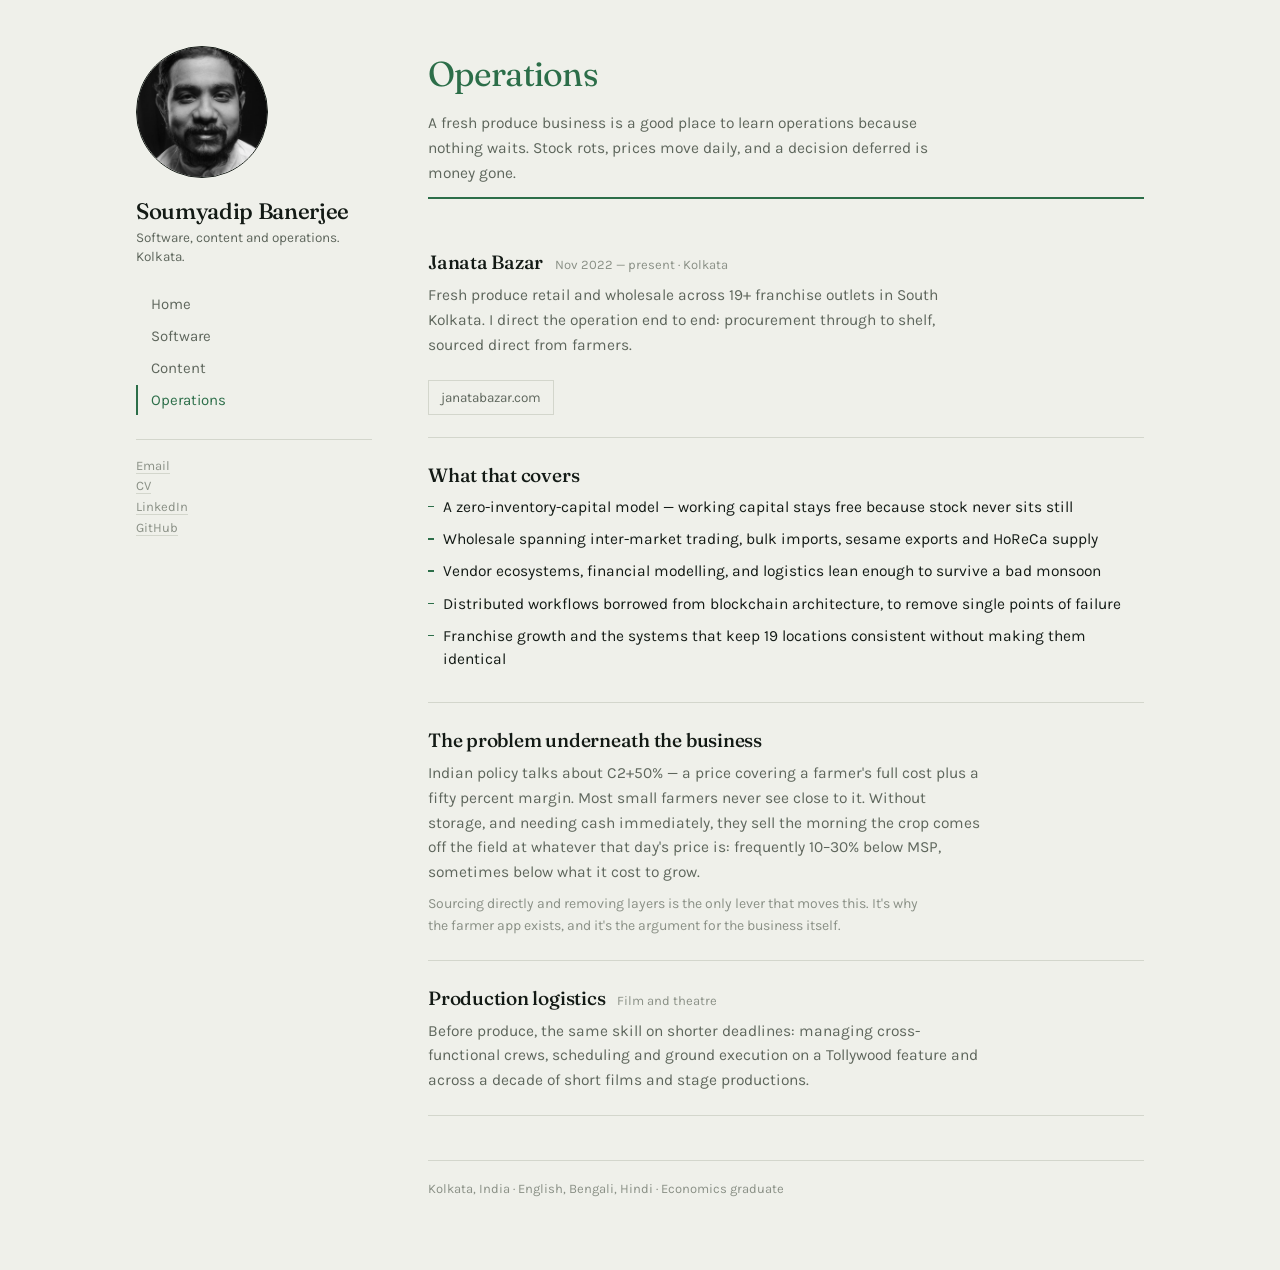
<file: operations.html>
<!DOCTYPE html>
<html lang="en">
<head>
<meta charset="utf-8">
<meta name="viewport" content="width=device-width, initial-scale=1">
<title>Operations — Soumyadip Banerjee</title>
<meta name="description" content="19+ franchise outlets, wholesale trading, imports and exports, zero-inventory-capital model.">
<meta property="og:title" content="Soumyadip Banerjee">
<meta property="og:description" content="19+ franchise outlets, wholesale trading, imports and exports, zero-inventory-capital model.">
<link rel="preconnect" href="https://fonts.googleapis.com">
<link rel="preconnect" href="https://fonts.gstatic.com" crossorigin>
<link href="https://fonts.googleapis.com/css2?family=Fraunces:opsz,wght@9..144,400;9..144,500&family=Karla:wght@400;500;600&display=swap" rel="stylesheet">
<style>
/* ══════════════════════════════════════════════════════
   Soumyadip Banerjee — portfolio
   One stylesheet, four pages.

   Colour does structural work. Each pillar owns one:
     --ops  green  operations
     --soft ochre  software
     --cont blue   content
   The sidebar stays neutral so the pillar colour is the
   only thing that changes as you move between pages.
   ══════════════════════════════════════════════════════ */

:root{
  --paper:#EFF0EA; --ink:#131A15;
  --ops:#2C6E49; --soft:#C87F1E; --cont:#35617E;
  --muted:#5E665C; --faint:#8A9086; --rule:#D3D6CC;
  --accent:var(--soft);           /* overridden per page */
  --display:'Fraunces',Georgia,serif;
  --body:'Karla',system-ui,sans-serif;
}
*{box-sizing:border-box}
html{-webkit-text-size-adjust:100%}
body{margin:0;background:var(--paper);color:var(--ink);
  font-family:var(--body);font-size:17px;line-height:1.6}
@media(max-width:600px){body{font-size:16px}}
a{color:inherit}
a:focus-visible{outline:2.5px solid var(--accent);outline-offset:3px}
img{max-width:100%;display:block}

/* ── shell: sidebar + content ───────────────────────── */
.shell{max-width:1060px;margin:0 auto;padding:0 26px;
  display:grid;grid-template-columns:236px 1fr;gap:56px;align-items:start}
@media(max-width:820px){.shell{grid-template-columns:1fr;gap:0}}

.side{position:sticky;top:0;padding:46px 0 40px}
@media(max-width:820px){.side{position:static;padding:32px 0 24px;
  border-bottom:1px solid var(--rule)}}

.portrait{width:132px;height:132px;border-radius:50%;object-fit:cover;
  border:1.5px solid var(--ink);background:var(--rule)}
/* Shown until a real photo is dropped in. Deliberately plain rather than a
   silhouette icon — it reads as unfinished, which is the point. */
.portrait-none{width:132px;height:132px;border-radius:50%;
  border:1.5px dashed var(--faint);display:flex;align-items:center;
  justify-content:center;text-align:center;font-size:11.5px;color:var(--faint);
  line-height:1.35;padding:14px}

.side h1{font-family:var(--display);font-size:1.4rem;font-weight:500;
  letter-spacing:-.015em;margin:20px 0 4px;line-height:1.2}
.side h1 a{text-decoration:none}
.side .role{font-size:13.5px;color:var(--muted);margin:0 0 22px;line-height:1.4}

.side nav{display:flex;flex-direction:column;gap:2px;margin-bottom:24px}
@media(max-width:820px){.side nav{flex-direction:row;flex-wrap:wrap;gap:16px}}
.side nav a{text-decoration:none;font-size:15px;color:var(--muted);
  padding:3px 0 3px 13px;border-left:2.5px solid transparent;
  transition:color .15s,border-color .15s}
@media(max-width:820px){.side nav a{padding:0 0 3px;border-left:none;
  border-bottom:2.5px solid transparent}}
.side nav a:hover{color:var(--ink)}
.side nav a.o:hover,.side nav a.o[aria-current]{border-color:var(--ops);color:var(--ops)}
.side nav a.s:hover,.side nav a.s[aria-current]{border-color:var(--soft);color:var(--soft)}
.side nav a.c:hover,.side nav a.c[aria-current]{border-color:var(--cont);color:var(--cont)}
.side nav a.h:hover,.side nav a.h[aria-current]{border-color:var(--ink);color:var(--ink)}

.side .meta{font-size:13px;color:var(--faint);line-height:1.6;
  border-top:1px solid var(--rule);padding-top:16px}
.side .meta a{text-decoration:none;border-bottom:1px solid var(--rule)}
.side .meta a:hover{border-bottom-color:var(--ink)}

/* ── main ───────────────────────────────────────────── */
.main{padding:46px 0 70px;min-width:0}
@media(max-width:820px){.main{padding:32px 0 60px}}

.intro{font-family:var(--display);font-size:clamp(1.35rem,2.9vw,1.85rem);
  font-weight:400;line-height:1.42;letter-spacing:-.015em;margin:0;max-width:34ch}
.intro em{font-style:normal;position:relative;white-space:nowrap}
.intro em::after{content:"";position:absolute;left:0;right:0;bottom:.02em;
  height:.09em;border-radius:2px;transform:scaleX(0);transform-origin:left;
  animation:d .55s cubic-bezier(.22,.9,.3,1) forwards}
.intro em.s::after{background:var(--soft);animation-delay:.25s}
.intro em.c::after{background:var(--cont);animation-delay:.5s}
.intro em.o::after{background:var(--ops);animation-delay:.75s}
@keyframes d{to{transform:scaleX(1)}}
.after{margin:26px 0 0;max-width:52ch;color:var(--muted)}

/* page headers on inner pages */
.ph{border-bottom:2.5px solid var(--accent);padding-bottom:12px;margin-bottom:26px}
.ph h2{font-family:var(--display);font-size:clamp(1.6rem,3.6vw,2.15rem);
  font-weight:400;letter-spacing:-.02em;margin:0;color:var(--accent)}
.ph p{margin:10px 0 0;color:var(--muted);max-width:56ch;font-size:15.5px}

h3{font-family:var(--display);font-size:1.2rem;font-weight:500;
  letter-spacing:-.012em;margin:0 0 7px}
p{max-width:66ch}

/* ── entries ────────────────────────────────────────── */
.entry{padding:22px 0;border-bottom:1px solid var(--rule)}
.entry:first-of-type{border-top:1px solid var(--rule)}
.entry-h{display:flex;align-items:baseline;gap:12px;flex-wrap:wrap;margin-bottom:5px}
.entry-h h3{margin:0}
.when{font-size:13px;color:var(--faint)}
.entry p{margin:0;color:var(--muted);font-size:15.5px;max-width:62ch}
.entry .sub{margin-top:8px;font-size:14px;color:var(--faint)}

ul.pts{margin:0;padding:0;list-style:none}
ul.pts li{position:relative;padding-left:15px;margin-bottom:9px;
  font-size:15.5px;line-height:1.5}
ul.pts li::before{content:"";position:absolute;left:0;top:.64em;
  width:6px;height:1.5px;background:var(--accent)}

/* ── quick links on home ────────────────────────────── */
.jump{margin-top:38px;display:grid;grid-template-columns:repeat(3,1fr);gap:2px;
  border-top:1.5px solid var(--ink);border-bottom:1.5px solid var(--ink)}
@media(max-width:700px){.jump{grid-template-columns:1fr}}
.jump a{text-decoration:none;padding:20px 20px 18px;min-height:132px;
  display:flex;flex-direction:column;justify-content:space-between;
  transition:filter .18s;color:var(--paper)}
.jump a.s{background:var(--soft);color:var(--ink)}
.jump a.c{background:var(--cont)}
.jump a.o{background:var(--ops)}
.jump a:hover{filter:brightness(1.09) saturate(1.08)}
.jump .n{font-family:var(--display);font-size:1.22rem;font-weight:500;letter-spacing:-.015em}
.jump .w{font-size:14px;line-height:1.42;opacity:.88;margin-top:8px}

.links{margin-top:22px;display:flex;gap:8px;flex-wrap:wrap}
.pill{font-size:13.5px;text-decoration:none;color:var(--muted);
  border:1px solid var(--rule);padding:6px 12px;transition:border-color .15s,color .15s}
.pill:hover{border-color:var(--ink);color:var(--ink)}
.pill[data-todo]{border-style:dashed;color:var(--faint)}

.foot{margin-top:44px;padding-top:18px;border-top:1px solid var(--rule);
  color:var(--faint);font-size:13px}

@media(prefers-reduced-motion:reduce){*{animation:none!important;transition:none!important}
  .intro em::after{transform:scaleX(1)}}

:root{--accent:var(--ops)}
</style>

</head>
<body>
<div class="shell">

  <aside class="side">
    <img class="portrait" src="me.jpg" alt="Soumyadip Banerjee">
    <h1><a href="index.html">Soumyadip Banerjee</a></h1>
    <p class="role">Software, content and operations. Kolkata.</p>
    <nav>
      <a class="h" href="index.html">Home</a>
      <a class="s" href="software.html">Software</a>
      <a class="c" href="content.html">Content</a>
      <a class="o" href="operations.html" aria-current="page">Operations</a>
    </nav>
    <div class="meta">
      <a href="mailto:banerjeesoumyadip1991@gmail.com">Email</a><br>
      <a href="cv.pdf" target="_blank" rel="noopener">CV</a><br>
      <a href="https://www.linkedin.com/in/soumyadip-banerjee-05bbb8b3" target="_blank" rel="noopener">LinkedIn</a><br>
      <a href="https://github.com/bhola1991" target="_blank" rel="noopener">GitHub</a>
    </div>
  </aside>

  <main class="main">
    <div class="ph">
      <h2>Operations</h2>
      <p>A fresh produce business is a good place to learn operations because nothing waits. Stock rots, prices move daily, and a decision deferred is money gone.</p>
    </div>

    <div class="entry">
      <div class="entry-h"><h3>Janata Bazar</h3><span class="when">Nov 2022 — present · Kolkata</span></div>
      <p>Fresh produce retail and wholesale across 19+ franchise outlets in South Kolkata. I direct the operation end to end: procurement through to shelf, sourced direct from farmers.</p>
      <div class="links"><a class="pill" href="https://janatabazar.com/" target="_blank" rel="noopener">janatabazar.com</a></div>
    </div>

    <div class="entry">
      <div class="entry-h"><h3>What that covers</h3></div>
      <ul class="pts">
        <li>A zero-inventory-capital model — working capital stays free because stock never sits still</li>
        <li>Wholesale spanning inter-market trading, bulk imports, sesame exports and HoReCa supply</li>
        <li>Vendor ecosystems, financial modelling, and logistics lean enough to survive a bad monsoon</li>
        <li>Distributed workflows borrowed from blockchain architecture, to remove single points of failure</li>
        <li>Franchise growth and the systems that keep 19 locations consistent without making them identical</li>
      </ul>
    </div>

    <div class="entry">
      <div class="entry-h"><h3>The problem underneath the business</h3></div>
      <p>Indian policy talks about C2+50% — a price covering a farmer's full cost plus a fifty percent margin. Most small farmers never see close to it. Without storage, and needing cash immediately, they sell the morning the crop comes off the field at whatever that day's price is: frequently 10–30% below MSP, sometimes below what it cost to grow.</p>
      <p class="sub">Sourcing directly and removing layers is the only lever that moves this. It's why the farmer app exists, and it's the argument for the business itself.</p>
    </div>

    <div class="entry">
      <div class="entry-h"><h3>Production logistics</h3><span class="when">Film and theatre</span></div>
      <p>Before produce, the same skill on shorter deadlines: managing cross-functional crews, scheduling and ground execution on a Tollywood feature and across a decade of short films and stage productions.</p>
    </div>
    <div class="foot">Kolkata, India · English, Bengali, Hindi · Economics graduate</div>
  </main>

</div>
</body>
</html>
</file>
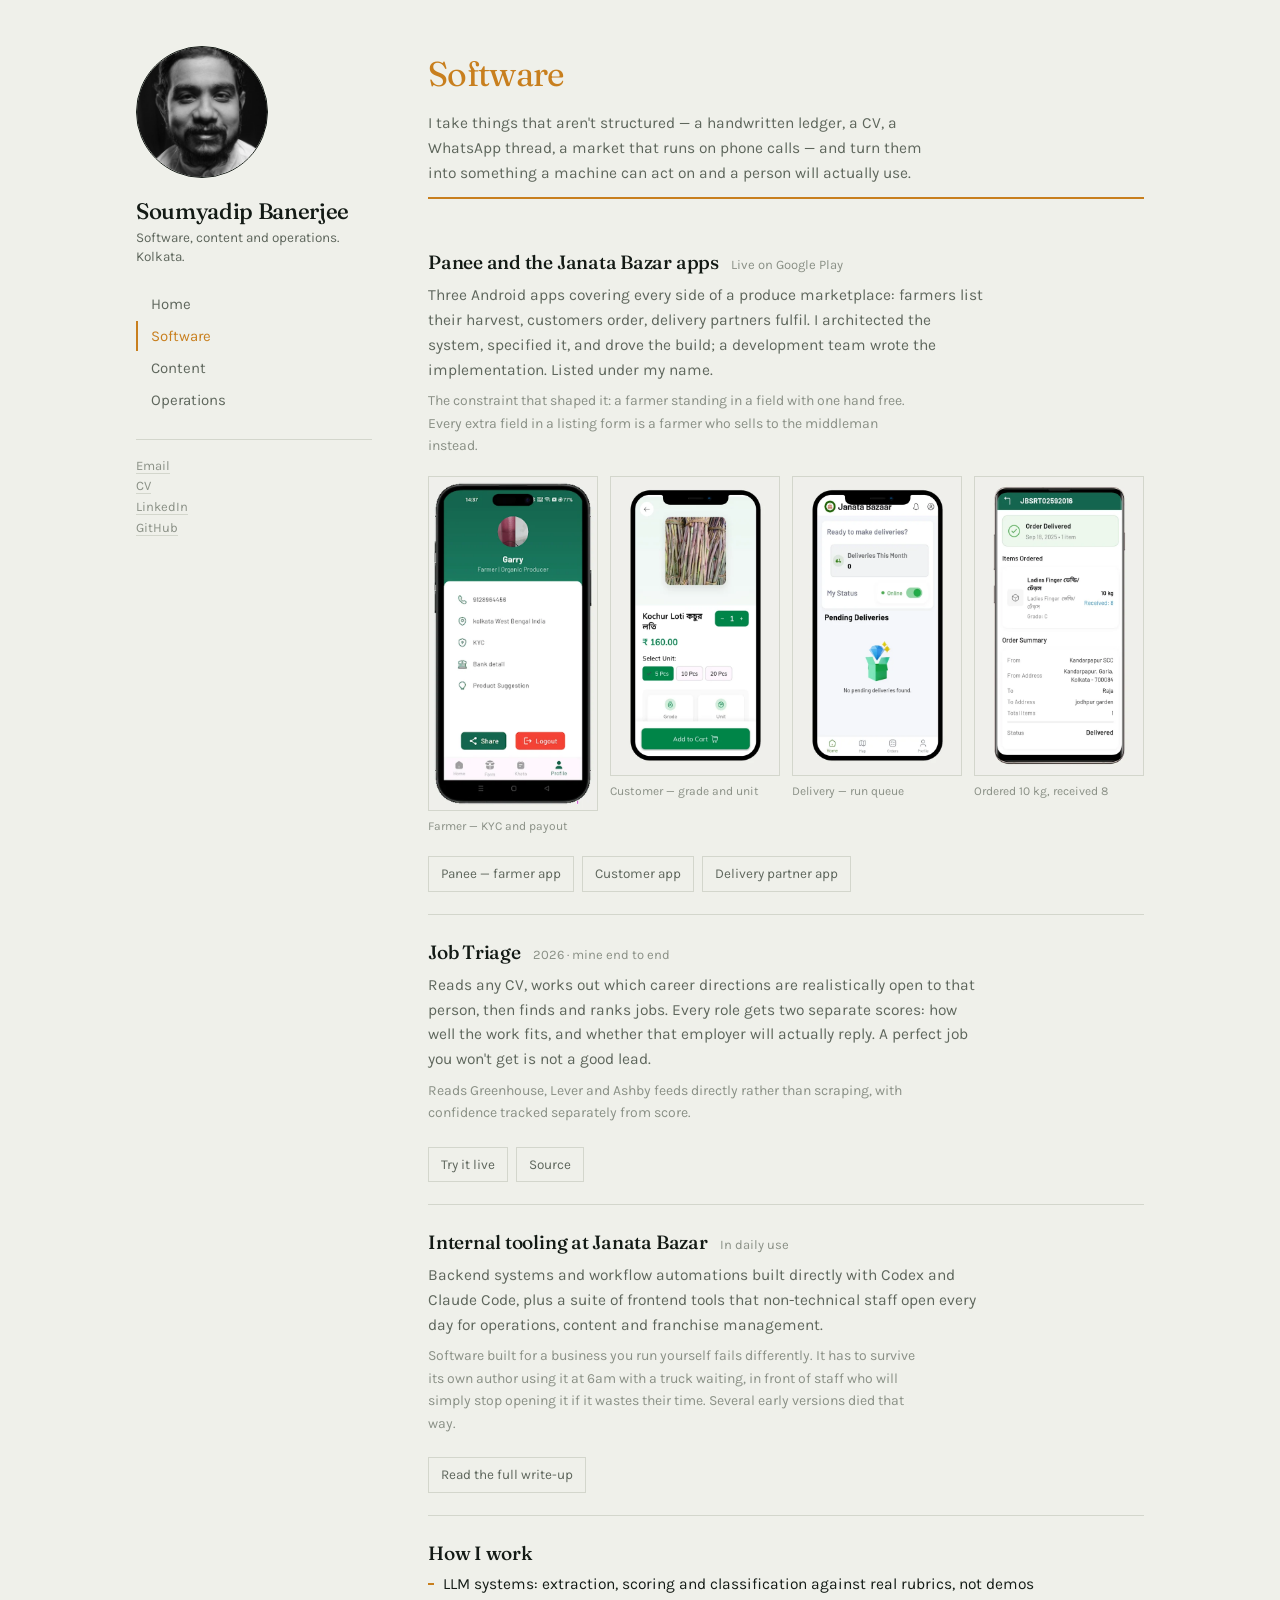
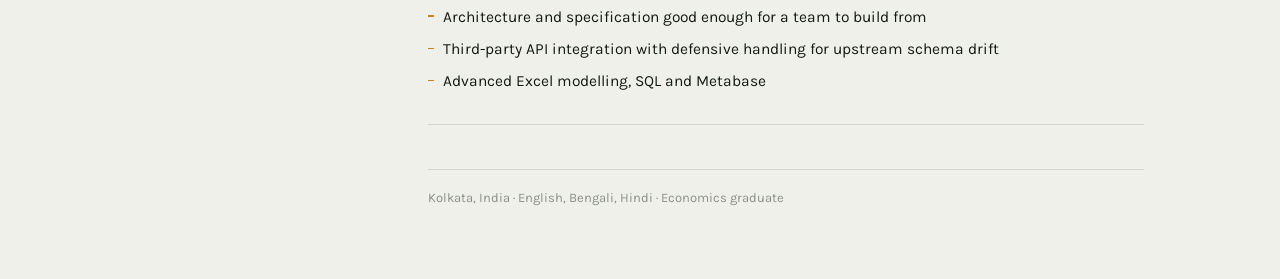
<file: software.html>
<!DOCTYPE html>
<html lang="en">
<head>
<meta charset="utf-8">
<meta name="viewport" content="width=device-width, initial-scale=1">
<title>Software — Soumyadip Banerjee</title>
<meta name="description" content="Turning unstructured data into workflows. Three shipped Android apps, LLM systems, internal tooling.">
<meta property="og:title" content="Soumyadip Banerjee">
<meta property="og:description" content="Turning unstructured data into workflows. Three shipped Android apps, LLM systems, internal tooling.">
<link rel="preconnect" href="https://fonts.googleapis.com">
<link rel="preconnect" href="https://fonts.gstatic.com" crossorigin>
<link href="https://fonts.googleapis.com/css2?family=Fraunces:opsz,wght@9..144,400;9..144,500&family=Karla:wght@400;500;600&display=swap" rel="stylesheet">
<style>
/* ══════════════════════════════════════════════════════
   Soumyadip Banerjee — portfolio
   One stylesheet, four pages.

   Colour does structural work. Each pillar owns one:
     --ops  green  operations
     --soft ochre  software
     --cont blue   content
   The sidebar stays neutral so the pillar colour is the
   only thing that changes as you move between pages.
   ══════════════════════════════════════════════════════ */

:root{
  --paper:#EFF0EA; --ink:#131A15;
  --ops:#2C6E49; --soft:#C87F1E; --cont:#35617E;
  --muted:#5E665C; --faint:#8A9086; --rule:#D3D6CC;
  --accent:var(--soft);           /* overridden per page */
  --display:'Fraunces',Georgia,serif;
  --body:'Karla',system-ui,sans-serif;
}
*{box-sizing:border-box}
html{-webkit-text-size-adjust:100%}
body{margin:0;background:var(--paper);color:var(--ink);
  font-family:var(--body);font-size:17px;line-height:1.6}
@media(max-width:600px){body{font-size:16px}}
a{color:inherit}
a:focus-visible{outline:2.5px solid var(--accent);outline-offset:3px}
img{max-width:100%;display:block}

/* ── shell: sidebar + content ───────────────────────── */
.shell{max-width:1060px;margin:0 auto;padding:0 26px;
  display:grid;grid-template-columns:236px 1fr;gap:56px;align-items:start}
@media(max-width:820px){.shell{grid-template-columns:1fr;gap:0}}

.side{position:sticky;top:0;padding:46px 0 40px}
@media(max-width:820px){.side{position:static;padding:32px 0 24px;
  border-bottom:1px solid var(--rule)}}

.portrait{width:132px;height:132px;border-radius:50%;object-fit:cover;
  border:1.5px solid var(--ink);background:var(--rule)}
/* Shown until a real photo is dropped in. Deliberately plain rather than a
   silhouette icon — it reads as unfinished, which is the point. */
.portrait-none{width:132px;height:132px;border-radius:50%;
  border:1.5px dashed var(--faint);display:flex;align-items:center;
  justify-content:center;text-align:center;font-size:11.5px;color:var(--faint);
  line-height:1.35;padding:14px}

.side h1{font-family:var(--display);font-size:1.4rem;font-weight:500;
  letter-spacing:-.015em;margin:20px 0 4px;line-height:1.2}
.side h1 a{text-decoration:none}
.side .role{font-size:13.5px;color:var(--muted);margin:0 0 22px;line-height:1.4}

.side nav{display:flex;flex-direction:column;gap:2px;margin-bottom:24px}
@media(max-width:820px){.side nav{flex-direction:row;flex-wrap:wrap;gap:16px}}
.side nav a{text-decoration:none;font-size:15px;color:var(--muted);
  padding:3px 0 3px 13px;border-left:2.5px solid transparent;
  transition:color .15s,border-color .15s}
@media(max-width:820px){.side nav a{padding:0 0 3px;border-left:none;
  border-bottom:2.5px solid transparent}}
.side nav a:hover{color:var(--ink)}
.side nav a.o:hover,.side nav a.o[aria-current]{border-color:var(--ops);color:var(--ops)}
.side nav a.s:hover,.side nav a.s[aria-current]{border-color:var(--soft);color:var(--soft)}
.side nav a.c:hover,.side nav a.c[aria-current]{border-color:var(--cont);color:var(--cont)}
.side nav a.h:hover,.side nav a.h[aria-current]{border-color:var(--ink);color:var(--ink)}

.side .meta{font-size:13px;color:var(--faint);line-height:1.6;
  border-top:1px solid var(--rule);padding-top:16px}
.side .meta a{text-decoration:none;border-bottom:1px solid var(--rule)}
.side .meta a:hover{border-bottom-color:var(--ink)}

/* ── main ───────────────────────────────────────────── */
.main{padding:46px 0 70px;min-width:0}
@media(max-width:820px){.main{padding:32px 0 60px}}

.intro{font-family:var(--display);font-size:clamp(1.35rem,2.9vw,1.85rem);
  font-weight:400;line-height:1.42;letter-spacing:-.015em;margin:0;max-width:34ch}
.intro em{font-style:normal;position:relative;white-space:nowrap}
.intro em::after{content:"";position:absolute;left:0;right:0;bottom:.02em;
  height:.09em;border-radius:2px;transform:scaleX(0);transform-origin:left;
  animation:d .55s cubic-bezier(.22,.9,.3,1) forwards}
.intro em.s::after{background:var(--soft);animation-delay:.25s}
.intro em.c::after{background:var(--cont);animation-delay:.5s}
.intro em.o::after{background:var(--ops);animation-delay:.75s}
@keyframes d{to{transform:scaleX(1)}}
.after{margin:26px 0 0;max-width:52ch;color:var(--muted)}

/* page headers on inner pages */
.ph{border-bottom:2.5px solid var(--accent);padding-bottom:12px;margin-bottom:26px}
.ph h2{font-family:var(--display);font-size:clamp(1.6rem,3.6vw,2.15rem);
  font-weight:400;letter-spacing:-.02em;margin:0;color:var(--accent)}
.ph p{margin:10px 0 0;color:var(--muted);max-width:56ch;font-size:15.5px}

h3{font-family:var(--display);font-size:1.2rem;font-weight:500;
  letter-spacing:-.012em;margin:0 0 7px}
p{max-width:66ch}

/* ── entries ────────────────────────────────────────── */
.entry{padding:22px 0;border-bottom:1px solid var(--rule)}
.entry:first-of-type{border-top:1px solid var(--rule)}
.entry-h{display:flex;align-items:baseline;gap:12px;flex-wrap:wrap;margin-bottom:5px}
.entry-h h3{margin:0}
.when{font-size:13px;color:var(--faint)}
.entry p{margin:0;color:var(--muted);font-size:15.5px;max-width:62ch}
.entry .sub{margin-top:8px;font-size:14px;color:var(--faint)}

ul.pts{margin:0;padding:0;list-style:none}
ul.pts li{position:relative;padding-left:15px;margin-bottom:9px;
  font-size:15.5px;line-height:1.5}
ul.pts li::before{content:"";position:absolute;left:0;top:.64em;
  width:6px;height:1.5px;background:var(--accent)}

/* ── quick links on home ────────────────────────────── */
.jump{margin-top:38px;display:grid;grid-template-columns:repeat(3,1fr);gap:2px;
  border-top:1.5px solid var(--ink);border-bottom:1.5px solid var(--ink)}
@media(max-width:700px){.jump{grid-template-columns:1fr}}
.jump a{text-decoration:none;padding:20px 20px 18px;min-height:132px;
  display:flex;flex-direction:column;justify-content:space-between;
  transition:filter .18s;color:var(--paper)}
.jump a.s{background:var(--soft);color:var(--ink)}
.jump a.c{background:var(--cont)}
.jump a.o{background:var(--ops)}
.jump a:hover{filter:brightness(1.09) saturate(1.08)}
.jump .n{font-family:var(--display);font-size:1.22rem;font-weight:500;letter-spacing:-.015em}
.jump .w{font-size:14px;line-height:1.42;opacity:.88;margin-top:8px}

.links{margin-top:22px;display:flex;gap:8px;flex-wrap:wrap}
.pill{font-size:13.5px;text-decoration:none;color:var(--muted);
  border:1px solid var(--rule);padding:6px 12px;transition:border-color .15s,color .15s}
.pill:hover{border-color:var(--ink);color:var(--ink)}
.pill[data-todo]{border-style:dashed;color:var(--faint)}

.foot{margin-top:44px;padding-top:18px;border-top:1px solid var(--rule);
  color:var(--faint);font-size:13px}

@media(prefers-reduced-motion:reduce){*{animation:none!important;transition:none!important}
  .intro em::after{transform:scaleX(1)}}

/* ── app screenshot strip ───────────────────────────── */
.shots{display:grid;grid-template-columns:repeat(4,1fr);gap:12px;margin-top:18px}
@media(max-width:640px){.shots{grid-template-columns:repeat(2,1fr);gap:14px}}
.shots figure{margin:0}
.shots img{width:100%;height:auto;border:1px solid var(--rule)}
.shots figcaption{font-size:12px;color:var(--faint);margin-top:7px;line-height:1.35}

:root{--accent:var(--soft)}
</style>

</head>
<body>
<div class="shell">

  <aside class="side">
    <img class="portrait" src="me.jpg" alt="Soumyadip Banerjee">
    <h1><a href="index.html">Soumyadip Banerjee</a></h1>
    <p class="role">Software, content and operations. Kolkata.</p>
    <nav>
      <a class="h" href="index.html">Home</a>
      <a class="s" href="software.html" aria-current="page">Software</a>
      <a class="c" href="content.html">Content</a>
      <a class="o" href="operations.html">Operations</a>
    </nav>
    <div class="meta">
      <a href="mailto:banerjeesoumyadip1991@gmail.com">Email</a><br>
      <a href="cv.pdf" target="_blank" rel="noopener">CV</a><br>
      <a href="https://www.linkedin.com/in/soumyadip-banerjee-05bbb8b3" target="_blank" rel="noopener">LinkedIn</a><br>
      <a href="https://github.com/bhola1991" target="_blank" rel="noopener">GitHub</a>
    </div>
  </aside>

  <main class="main">
    <div class="ph">
      <h2>Software</h2>
      <p>I take things that aren't structured — a handwritten ledger, a CV, a WhatsApp thread, a market that runs on phone calls — and turn them into something a machine can act on and a person will actually use.</p>
    </div>

    <div class="entry">
      <div class="entry-h"><h3>Panee and the Janata Bazar apps</h3><span class="when">Live on Google Play</span></div>
      <p>Three Android apps covering every side of a produce marketplace: farmers list their harvest, customers order, delivery partners fulfil. I architected the system, specified it, and drove the build; a development team wrote the implementation. Listed under my name.</p>
      <p class="sub">The constraint that shaped it: a farmer standing in a field with one hand free. Every extra field in a listing form is a farmer who sells to the middleman instead.</p>
      <div class="shots">
        <figure><img src="app-farmer.webp" alt="Panee farmer app profile screen showing KYC and bank details" loading="lazy" width="453" height="900"><figcaption>Farmer — KYC and payout</figcaption></figure>
        <figure><img src="app-customer.webp" alt="Customer app product page for Kochur Loti with grade and unit options" loading="lazy" width="506" height="900"><figcaption>Customer — grade and unit</figcaption></figure>
        <figure><img src="app-delivery.webp" alt="Delivery partner app home screen with online status toggle" loading="lazy" width="506" height="900"><figcaption>Delivery — run queue</figcaption></figure>
        <figure><img src="app-order.webp" alt="Order detail screen showing 10 kg ordered against 8 kg received" loading="lazy" width="506" height="900"><figcaption>Ordered 10 kg, received 8</figcaption></figure>
      </div>
      <div class="links">
        <a class="pill" href="https://play.google.com/store/apps/details?id=com.jb.farmer" target="_blank" rel="noopener">Panee — farmer app</a>
        <a class="pill" href="https://play.google.com/store/apps/details?id=com.jb.customer" target="_blank" rel="noopener">Customer app</a>
        <a class="pill" href="https://play.google.com/store/apps/details?id=com.jb.deliver_partner" target="_blank" rel="noopener">Delivery partner app</a>
      </div>
    </div>

    <div class="entry">
      <div class="entry-h"><h3>Job Triage</h3><span class="when">2026 · mine end to end</span></div>
      <p>Reads any CV, works out which career directions are realistically open to that person, then finds and ranks jobs. Every role gets two separate scores: how well the work fits, and whether that employer will actually reply. A perfect job you won't get is not a good lead.</p>
      <p class="sub">Reads Greenhouse, Lever and Ashby feeds directly rather than scraping, with confidence tracked separately from score.</p>
      <div class="links">
        <a class="pill" href="https://bhola1991.github.io/job_triage/" target="_blank" rel="noopener">Try it live</a>
        <a class="pill" href="https://github.com/bhola1991/job_triage" target="_blank" rel="noopener">Source</a>
      </div>
    </div>

    <div class="entry">
      <div class="entry-h"><h3>Internal tooling at Janata Bazar</h3><span class="when">In daily use</span></div>
      <p>Backend systems and workflow automations built directly with Codex and Claude Code, plus a suite of frontend tools that non-technical staff open every day for operations, content and franchise management.</p>
      <p class="sub">Software built for a business you run yourself fails differently. It has to survive its own author using it at 6am with a truck waiting, in front of staff who will simply stop opening it if it wastes their time. Several early versions died that way.</p>
      <div class="links"><a class="pill" href="janata-systems.html">Read the full write-up</a></div>
    </div>

    <div class="entry">
      <div class="entry-h"><h3>How I work</h3></div>
      <ul class="pts">
        <li>LLM systems: extraction, scoring and classification against real rubrics, not demos</li>
        <li>Architecture and specification good enough for a team to build from</li>
        <li>Third-party API integration with defensive handling for upstream schema drift</li>
        <li>Advanced Excel modelling, SQL and Metabase</li>
      </ul>
    </div>
    <div class="foot">Kolkata, India · English, Bengali, Hindi · Economics graduate</div>
  </main>

</div>
</body>
</html>
</file>
